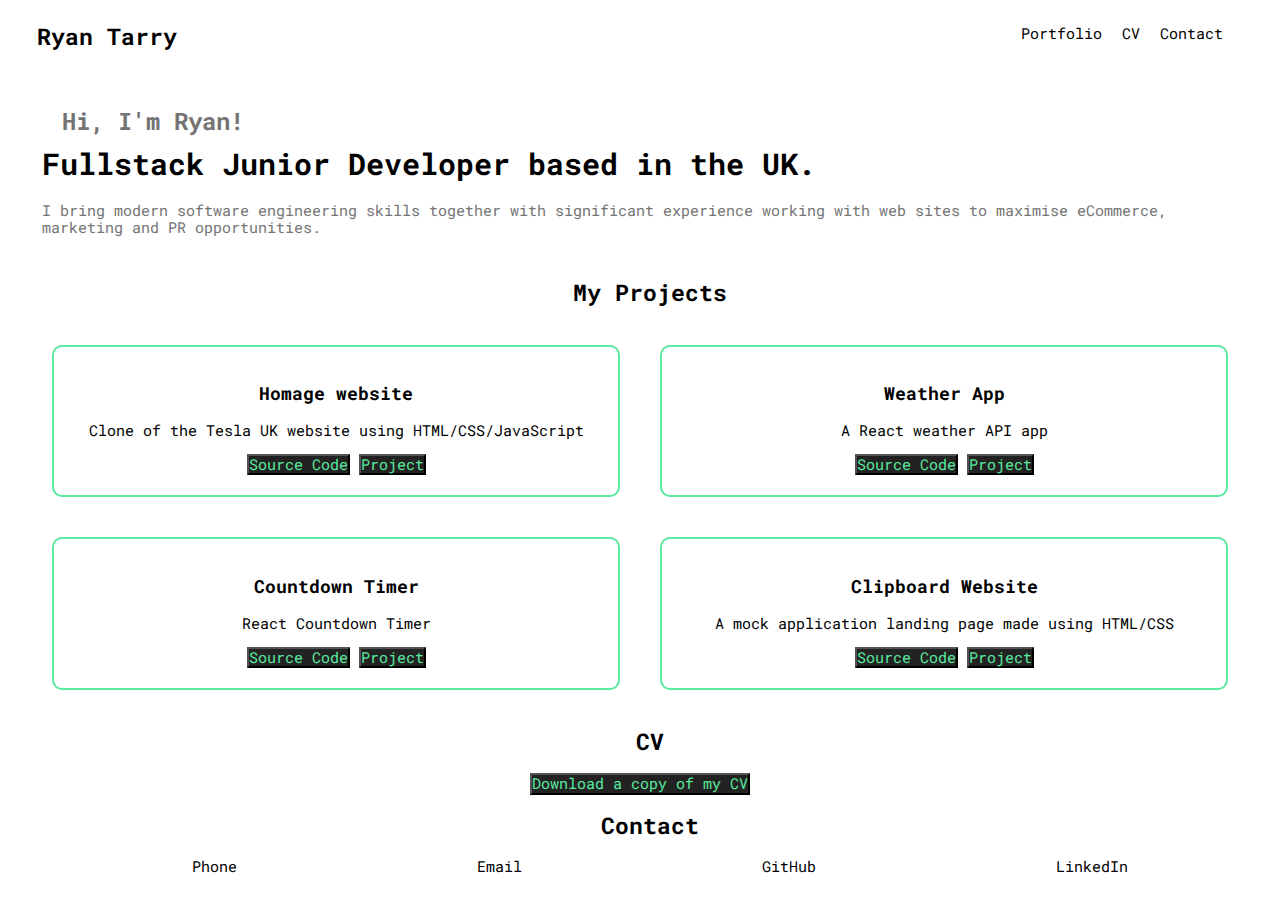
<file: index.html>
<!DOCTYPE html>
<html lang="en">

<head>
	<meta charset="UTF-8">
	<meta http-equiv="X-UA-Compatible" content="IE=edge">
	<meta name="viewport" content="width=device-width, initial-scale=1.0">

	<!--<link rel="stylesheet" media="screen" href="styles.css">-->
	<link rel="stylesheet" media="screen" href="./normalize.css">
	<!-- <link rel="stylesheet" media="screen" href="styles.css"> -->
	<link rel="stylesheet" media="print" href="./print.css" />

	<link rel="stylesheet" href="./styles.css">

	<link rel="preconnect" href="https://fonts.googleapis.com">
	<link rel="preconnect" href="https://fonts.gstatic.com" crossorigin>
	<link href="https://fonts.googleapis.com/css2?family=Roboto+Mono&display=swap" rel="stylesheet">

	<link rel="apple-touch-icon-precomposed" sizes="57x57" href="apple-touch-icon-57x57.png" />
	<link rel="apple-touch-icon-precomposed" sizes="114x114" href="apple-touch-icon-114x114.png" />
	<link rel="apple-touch-icon-precomposed" sizes="72x72" href="apple-touch-icon-72x72.png" />
	<link rel="apple-touch-icon-precomposed" sizes="144x144" href="apple-touch-icon-144x144.png" />
	<link rel="apple-touch-icon-precomposed" sizes="60x60" href="apple-touch-icon-60x60.png" />
	<link rel="apple-touch-icon-precomposed" sizes="120x120" href="apple-touch-icon-120x120.png" />
	<link rel="apple-touch-icon-precomposed" sizes="76x76" href="apple-touch-icon-76x76.png" />
	<link rel="apple-touch-icon-precomposed" sizes="152x152" href="apple-touch-icon-152x152.png" />
	<link rel="icon" type="image/png" href="favicon-196x196.png" sizes="196x196" />
	<link rel="icon" type="image/png" href="favicon-96x96.png" sizes="96x96" />
	<link rel="icon" type="image/png" href="favicon-32x32.png" sizes="32x32" />
	<link rel="icon" type="image/png" href="favicon-16x16.png" sizes="16x16" />
	<link rel="icon" type="image/png" href="favicon-128.png" sizes="128x128" />
	<meta name="application-name" content="&nbsp;" />
	<meta name="msapplication-TileColor" content="#FFFFFF" />
	<meta name="msapplication-TileImage" content="mstile-144x144.png" />
	<meta name="msapplication-square70x70logo" content="mstile-70x70.png" />
	<meta name="msapplication-square150x150logo" content="mstile-150x150.png" />
	<meta name="msapplication-wide310x150logo" content="mstile-310x150.png" />
	<meta name="msapplication-square310x310logo" content="mstile-310x310.png" />

	<!-- Primary Meta Tags -->
	<title>Ryan Tarry CV</title>
	<meta name="title" content="Ryan Tarry CV">
	<meta name="description" content="Thank you for taking the time to look at my portfolio.">

	<!-- Open Graph / Facebook -->
	<meta property="og:type" content="website">
	<meta property="og:url" content="https://metatags.io/">
	<meta property="og:title" content="Ryan Tarry CV">
	<meta property="og:description" content="Thank you for taking the time to look at my portfolio.">
	<meta property="og:image"
		content="https://metatags.io/assets/meta-tags-16a33a6a8531e519cc0936fbba0ad904e52d35f34a46c97a2c9f6f7dd7d336f2.png">

	<!-- Twitter -->
	<meta property="twitter:card" content="summary_large_image">
	<meta property="twitter:url" content="https://metatags.io/">
	<meta property="twitter:title" content="Ryan Tarry CV">
	<meta property="twitter:description" content="Thank you for taking the time to look at my Portoflio.">
	<meta property="twitter:image"
		content="https://metatags.io/assets/meta-tags-16a33a6a8531e519cc0936fbba0ad904e52d35f34a46c97a2c9f6f7dd7d336f2.png">

	<title>Ryan Tarry CV</title>
</head>

<body>
	<header>
		<h2>Ryan Tarry</h2>
		<nav class="nav">
			<ul>
				<li><a href="./index.html">Portfolio</a></li>
				<li><a target="_blank" href="./media/ryan-tarry-cv.pdf">CV</a></li>
				<li><a href="mailto:ryantarry@gmail.com">Contact</a></li>
			</ul>
		</nav>
	</header>

	<main>
		<div class="tagline">
			<h2>Hi, I'm Ryan! </h2>
			<h1>Fullstack Junior Developer based in the UK.</h1>
			<p>I bring modern software engineering skills together with significant experience working with web
				sites to maximise eCommerce, marketing and PR opportunities.</p>
		</div>

		<div>
			<h2>My Projects</h2>
			<div id="portfolio">
				<div class="project">
					<h3> Homage website</h3>
					<p>Clone of the Tesla UK website using HTML/CSS/JavaScript</p>
					<a target="_blank" href="https://github.com/ryantarry/tesla-clone"><button>Source
							Code</button></a>
					<a target="_blank" href="./tesla-clone/index.html"><button>Project</button></a>
				</div>
				<div class="project">
					<h3> Weather App</h3>
					<p>A React weather API app </p>
					<a target="_blank" href="https://github.com/ryantarry/weather-app"><button>Source
							Code</button></a>
					<a target="_blank" href="https://weather-app-ryantarry.netlify.app/"><button>Project</button></a>
				</div>
				<div class="project">
					<h3> Countdown Timer</h3>
					<p>React Countdown Timer</p>
					<a target="_blank" href="https://github.com/ryantarry/countdown-timer"><button>Source
							Code</button></a>
					<a target="_blank" href="https://countdown-timer-ryantarry.netlify.app"><button>Project</button></a>
				</div>
				<div class="project">
					<h3> Clipboard Website</h3>
					<p>A mock application landing page made using HTML/CSS</p>
					<a target="_blank" href="https://github.com/ryantarry/clipboard-website-ryan"><button>Source
							Code</button></a>
					<a target="_blank" href="./clipboard-website-ryan/index.html"><button>Project</button></a>
				</div>
			</div>
		</div>

		<div class="CV">
			<h2>CV</h2>
			<a target="_blank" href="./media/ryan-tarry-cv.pdf"><button>Download a copy of my CV</button></a>
		</div>


		<div class="contact">
			<h2>Contact</h2>
	</main>

	<footer class="footer">
		<ul>
			<li><a href="tel+4407768105344">Phone</a></li>
			<li><a href="mailto:ryantarry@gmail.com">Email</a></li>
			<li><a id="github-link" href="https://github.com/ryantarry">GitHub</a></li>
			<li><a href="https://www.linkedin.com/in/ryantarry">LinkedIn</a></li>
		</ul>
	</footer>

</body>

</html>
</file>
<file: styles.css>
* {
  box-sizing: border-box;
}

body {
  font-size: 15px;
  font-family: 'Roboto Mono', monospace;
  text-align: center;
  background-color: rgb(255, 255, 255);
  color: rgb(0, 0, 0);
  padding: 1% 2.5%;
}

header {
  display: flex;
  top: 0;
  flex-direction: row;
  justify-content: space-between;
  width: 95%;
  padding: 5px;
  background-color: rgb(255, 255, 255);
  position: fixed;
  border-bottom: #000;
}

.tagline {
  padding: 10px;
  padding-top: 75px;
}

.container {
  display: flex;
  flex-flow: row wrap;
  font-weight: bold;
  text-align: center;
  max-width: 60rem;
  margin: 0 auto;
  flex-direction: column;
  position: fixed;
}

p{
  text-align: left;
}

h2 {
  text-decoration: none;
  font-family: 'Roboto Mono', monospace;
}

div h2 {
  text-align: center;
  padding-left: 20px;
}


h3,
h4 {
  font-family: 'Roboto Mono', monospace;
}



a:link {
  color: rgb(0, 0, 0);
  background-color: transparent;
  text-decoration: none;
}

a:visited {
  color: rgb(0, 0, 0);
}

a:hover {
  color: rgb(89, 234, 159) !important;
  background-color: transparent;
}

fieldset {
  width: 50px;
  height: 50px;
  padding: 5px;
  margin: 5px;
  border-radius: 10%;
}

footer {
  color: rgb(0, 0, 0);
  text-align: center;
}

header ul {
  background-color: rgb(255, 255, 255);
  display: flex;
  flex-direction: row;
  padding: 5px;
  margin: 5px;
  list-style: none;
}


button {
  background-color: #222;
  border-radius: 0px;
  color: rgb(89, 234, 159);
  cursor: pointer;
  padding: 0;
}

button:hover {
  background-color: #fff;
  color: #000;
  border: #fff;
}

header ul li {
  list-style: none;
  padding: 10px;
  padding-bottom: 20px;
}

footer ul {
  list-style: none;
  display: flex;
  justify-content: space-around;
}


header a, footer a {
  background: 
    linear-gradient(#000 0 0) 
    50% calc(-3px - 100%) /var(--d, 0%) 200% no-repeat;
  transition: 0.3s, background-size 0.3s 0.3s;
}

header a:hover,
footer a:hover{ 
  --d: 100%;
  background-position: 50% 0%;
  color: #fff;
  transition: 0.3s, background-position 0.3s 0.3s, color 0.3s 0.3s;
}



.project {
  border-width: 2px;
  border-style: solid;
  border-radius: 10px;
  border-color: rgb(89, 234, 159);
  background-color: rgb(255, 255, 255) ;
  padding: 20px;
  margin: 20px;
}

.main-item {
  flex: 1;
  padding: 1em;
  min-width: 400px;
}

.main-item img {
  max-width: 400px;
  width: 100%;
  border-radius: 100%;
}

.tagline h1{
/* font-size: 2rem; */
text-align: left;
padding-top: 1%;
margin-top: 0%;
height: auto;
width: auto;
}

.tagline h2{
  font-size: 1.5rem;
  text-align: left;
  color: rgb(116, 116, 116);
  margin-bottom: 0%;
  padding-bottom: 0%;
}

.tagline p{
  text-align: left;
  color: rgb(116, 116, 116);
}


@media (min-width: 800px) {
  #portfolio {
    display: grid;
    grid-template-columns: 1fr 1fr;
  }
  .project p {
    text-align: center;
  }
}
</file>
<file: print.css>
body {
  font-family: Georgia, "Times New Roman", Times, serif;
  color: black;
  background-color: transparent;
  font-size: 12pt;
  display: block;
}
.contactform {
  display: none;
}
h1,
h2,
h3,
h4,
h5 {
  font-family: Georgia, "Times New Roman", Times, serif;
  color: black;
  font-size: 12pt;
  font-weight: bold;
}
#pageheader {
  display: none;
}
img {
  border-radius: 50%;
  height: 100px;
}
</file>
